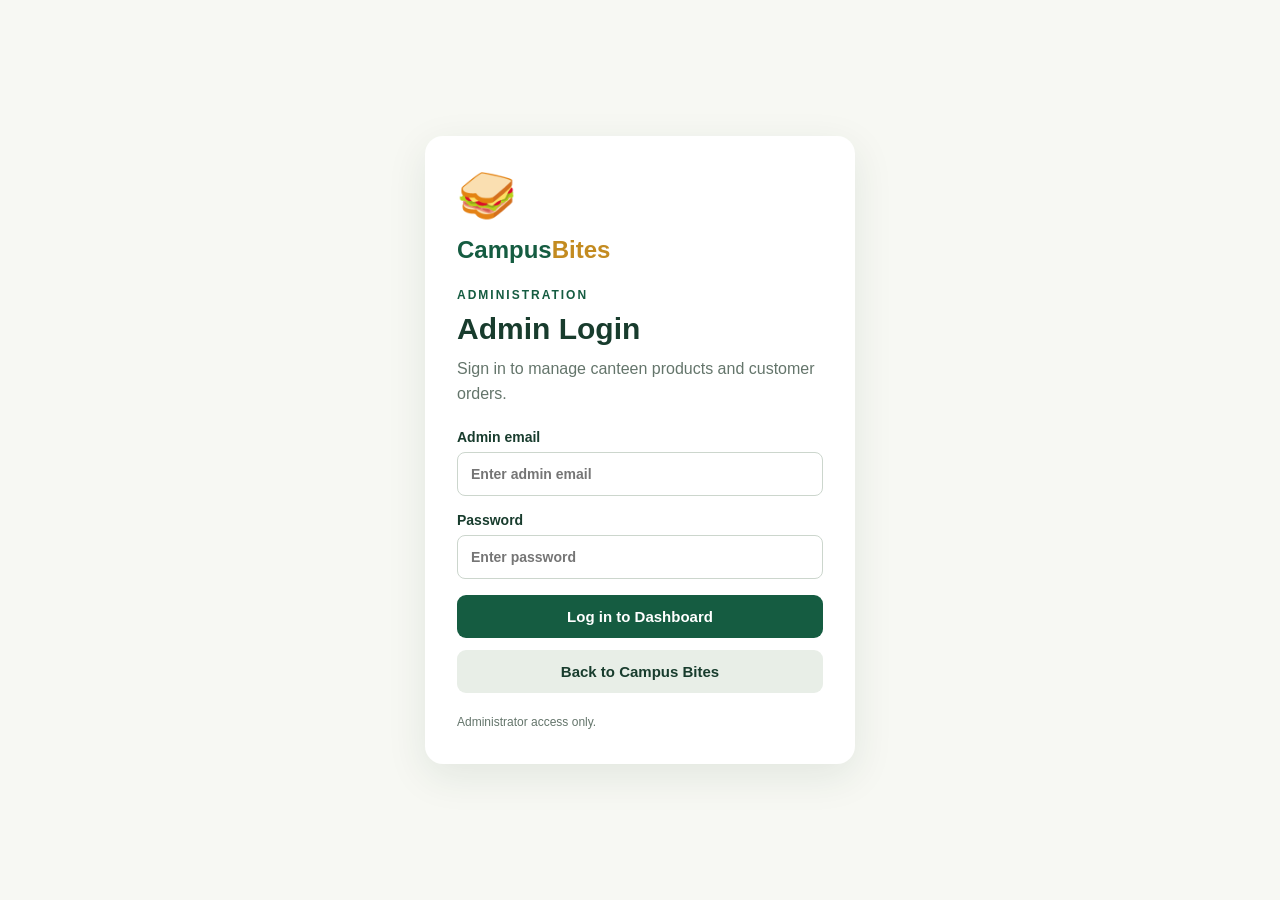
<file: adminlogin.html>
<!DOCTYPE html>
<html lang="en">
<head>
<meta charset="UTF-8">
<meta name="viewport" content="width=device-width, initial-scale=1.0">
<title>Campus Bites | Admin Login</title>

<style>
* {
    box-sizing: border-box;
    margin: 0;
    padding: 0;
}

:root {
    --green: #155c41;
    --light: #e8f1e8;
    --gold: #e7b95c;
    --text: #183c2d;
    --muted: #64756b;
}

body {
    font-family: Arial, sans-serif;
    background: #f7f8f3;
    color: var(--text);
    min-height: 100vh;
    display: flex;
    align-items: center;
    justify-content: center;
    padding: 20px;
}

.login-card {
    width: 100%;
    max-width: 430px;
    background: white;
    padding: 32px;
    border-radius: 18px;
    box-shadow: 0 12px 40px #183c2d18;
}

.logo {
    font-size: 48px;
    margin-bottom: 12px;
}

.brand {
    font-size: 24px;
    font-weight: bold;
    color: var(--green);
}

.brand span {
    color: #c38b20;
}

.eyebrow {
    font-size: 12px;
    letter-spacing: 2px;
    font-weight: bold;
    color: var(--green);
    margin-top: 24px;
}

h1 {
    font-size: 30px;
    margin: 10px 0;
}

p {
    color: var(--muted);
    line-height: 1.6;
    margin-bottom: 22px;
}

form {
    display: grid;
    gap: 16px;
}

label {
    font-size: 14px;
    font-weight: bold;
}

input {
    width: 100%;
    padding: 13px;
    margin-top: 7px;
    border: 1px solid #ccd6cd;
    border-radius: 8px;
    font: inherit;
    color: var(--text);
}

button,
.back-link {
    display: block;
    width: 100%;
    padding: 13px;
    border: 0;
    border-radius: 9px;
    background: var(--green);
    color: white;
    font-weight: bold;
    font-size: 15px;
    text-align: center;
    text-decoration: none;
    cursor: pointer;
}

button:hover {
    background: #0d4932;
}

button:disabled {
    opacity: 0.65;
    cursor: not-allowed;
}

.back-link {
    margin-top: 12px;
    background: #e8eee7;
    color: var(--text);
}

.notice {
    display: none;
    background: #fff0d9;
    color: #694a12;
    padding: 12px;
    border-radius: 8px;
    margin: 0 0 15px;
    line-height: 1.5;
    font-size: 14px;
}

.small {
    font-size: 12px;
    margin-top: 20px;
    margin-bottom: 0;
}

@media (max-width: 480px) {
    .login-card {
        padding: 24px;
    }
}
</style>
</head>

<body>

<main class="login-card">

    <div class="logo">🥪</div>
    <div class="brand">Campus<span>Bites</span></div>

    <div class="eyebrow">ADMINISTRATION</div>
    <h1>Admin Login</h1>

    <p>Sign in to manage canteen products and customer orders.</p>

    <div id="message" class="notice" role="alert"></div>

    <form id="admin-login-form">

        <label for="email">
            Admin email
            <input
                id="email"
                type="email"
                autocomplete="username"
                required
                placeholder="Enter admin email"
            >
        </label>

        <label for="password">
            Password
            <input
                id="password"
                type="password"
                autocomplete="current-password"
                required
                placeholder="Enter password"
            >
        </label>

        <button type="submit" id="loginButton">
            Log in to Dashboard
        </button>

    </form>

    <a class="back-link" href="index.html">
        Back to Campus Bites
    </a>

    <p class="small">
        Administrator access only.
    </p>

</main>

<script>
"use strict";

const form = document.getElementById("admin-login-form");
const message = document.getElementById("message");
const loginButton = document.getElementById("loginButton");

function showMessage(text) {
    message.textContent = text;
    message.style.display = "block";
}

form.addEventListener("submit", async function(event) {

    event.preventDefault();

    message.style.display = "none";

    loginButton.disabled = true;
    loginButton.textContent = "Logging in...";

    const email = document.getElementById("email")
        .value.trim().toLowerCase();

    const password = document.getElementById("password").value;

    try {

        const response = await fetch("auth.php", {
            method: "POST",
            credentials: "same-origin",
            headers: {
                "Content-Type": "application/json"
            },
            body: JSON.stringify({
                action: "login",
                role: "admin",
                email: email,
                password: password
            })
        });

        const result = await response.json();

        if (!response.ok || !result.success) {
            throw new Error(
                result.message || "Invalid email or password."
            );
        }

        if (!result.user || result.user.role !== "admin") {

            await fetch("auth.php", {
                method: "POST",
                credentials: "same-origin",
                headers: {
                    "Content-Type": "application/json"
                },
                body: JSON.stringify({
                    action: "logout"
                })
            });

            throw new Error(
                "This account does not have administrator access."
            );
        }

        window.location.href = "admin%20dashboard.html";

    } catch (error) {

        console.error("Login error:", error);

        showMessage(
            error.message || "Unable to connect to the server."
        );

    } finally {

        loginButton.disabled = false;
        loginButton.textContent = "Log in to Dashboard";

    }

});
</script>

</body>
</html>
</file>
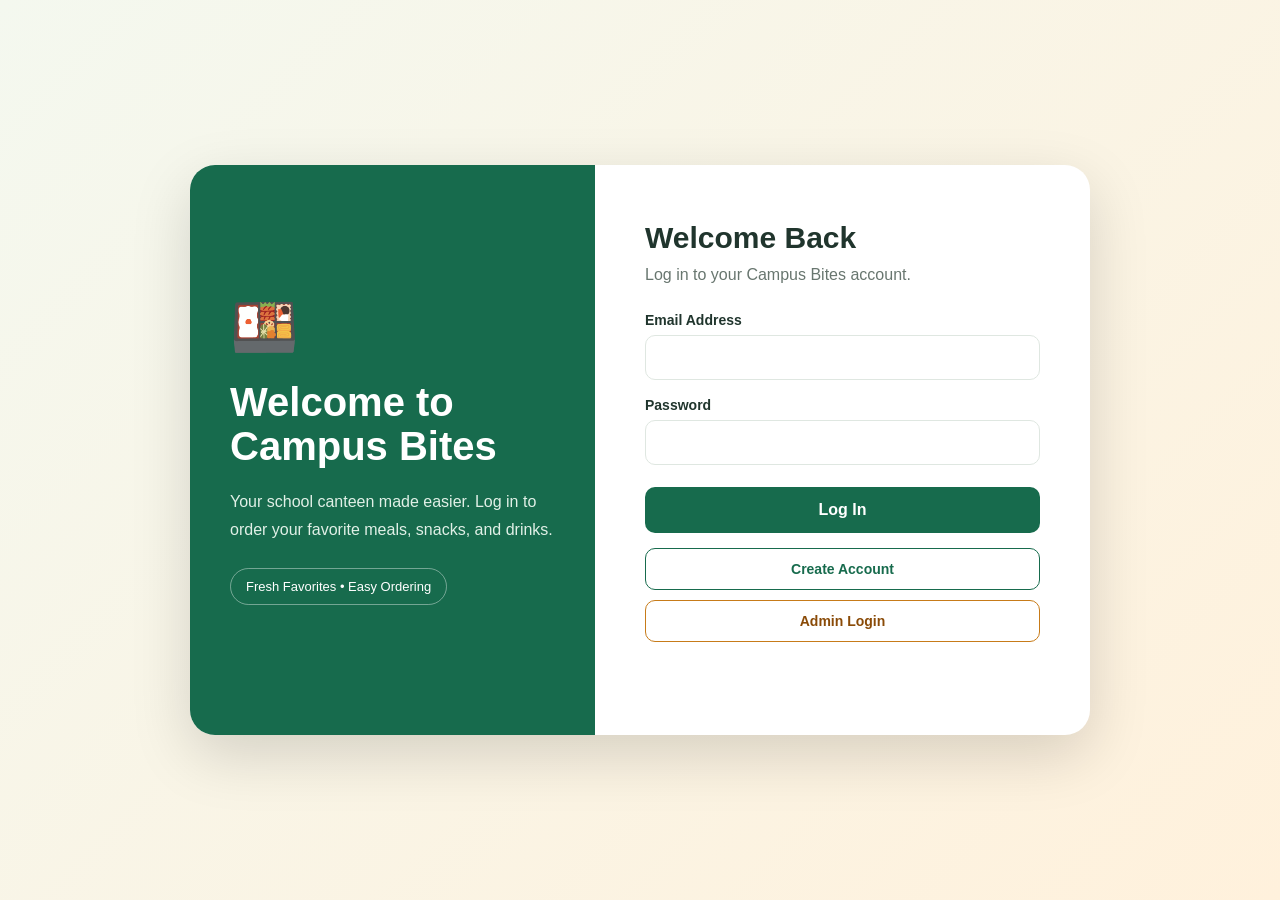
<file: campus-bites-login.html>
<!DOCTYPE html>
<html lang="en">
<head>
    <meta charset="UTF-8">
    <meta name="viewport" content="width=device-width, initial-scale=1.0">
    <title>Campus Bites - Login</title>
    <style>
        * {
            box-sizing: border-box;
            margin: 0;
            padding: 0;
        }
        body {
            font-family: Arial, Helvetica, sans-serif;
            min-height: 100vh;
            display: flex;
            justify-content: center;
            align-items: center;
            background: linear-gradient(135deg, #f4f8ef, #fff1dc);
            color: #20352d;
            padding: 20px;
        }
        .container {
            width: 900px;
            max-width: 100%;
            min-height: 570px;
            display: grid;
            grid-template-columns: 45% 55%;
            background: white;
            border-radius: 25px;
            overflow: hidden;
            box-shadow: 0 20px 60px rgba(0, 0, 0, 0.15);
        }
        .welcome-section {
            background: #176b4d;
            color: white;
            padding: 50px 40px;
            display: flex;
            flex-direction: column;
            justify-content: center;
        }
        .logo {
            font-size: 55px;
            margin-bottom: 20px;
        }
        .welcome-section h1 {
            font-size: 40px;
            line-height: 1.1;
            margin-bottom: 20px;
        }
        .welcome-section p {
            color: #e1f0e7;
            line-height: 1.7;
            font-size: 16px;
        }
        .tag {
            margin-top: 25px;
            display: inline-block;
            width: fit-content;
            padding: 10px 15px;
            border: 1px solid rgba(255,255,255,0.4);
            border-radius: 30px;
            font-size: 13px;
        }
        .form-section {
            padding: 45px 50px;
            display: flex;
            flex-direction: column;
            justify-content: center;
        }
        .form-section h2 {
            font-size: 30px;
            margin-bottom: 8px;
        }
        .description {
            color: #68766f;
            margin-bottom: 25px;
            line-height: 1.5;
        }
        .form-group {
            margin-bottom: 17px;
        }
        label {
            display: block;
            font-size: 14px;
            font-weight: bold;
            margin-bottom: 7px;
        }
        input {
            width: 100%;
            padding: 13px 14px;
            border: 1px solid #dfe7e1;
            border-radius: 10px;
            font-size: 15px;
            outline: none;
            transition: 0.2s;
        }
        input:focus {
            border-color: #176b4d;
            box-shadow: 0 0 0 3px rgba(23, 107, 77, 0.1);
        }
        .login-button {
            width: 100%;
            padding: 14px;
            margin-top: 5px;
            border: none;
            border-radius: 10px;
            background: #176b4d;
            color: white;
            font-size: 16px;
            font-weight: bold;
            cursor: pointer;
            transition: 0.2s;
        }
        .login-button:hover {
            background: #104d38;
        }
        .secondary-buttons {
            margin-top: 15px;
            display: flex;
            flex-direction: column;
            gap: 10px;
        }
        .secondary-button {
            width: 100%;
            padding: 12px;
            border-radius: 10px;
            background: white;
            font-size: 14px;
            font-weight: bold;
            cursor: pointer;
            transition: 0.2s;
        }
        .create-button {
            border: 1px solid #176b4d;
            color: #176b4d;
        }
        .create-button:hover {
            background: #eaf4ed;
        }
        .admin-button {
            border: 1px solid #c77b19;
            color: #8a4b08;
        }
        .admin-button:hover {
            background: #fff3df;
        }
        .hidden {
            display: none !important;
        }
        .form-title {
            margin-bottom: 5px;
        }
        .message {
            min-height: 22px;
            margin-top: 15px;
            font-size: 14px;
            line-height: 1.4;
        }
        .error {
            color: #b42318;
        }
        .success {
            color: #176b4d;
        }
        .account-panel {
            margin-top: 20px;
            padding: 20px;
            border-radius: 14px;
            background: #f5f8f4;
        }
        .account-panel h3 {
            margin-bottom: 8px;
        }
        .account-panel p {
            color: #68766f;
            margin-bottom: 15px;
        }
        .role {
            display: inline-block;
            padding: 5px 10px;
            margin-bottom: 15px;
            border-radius: 20px;
            background: #e6f3e9;
            color: #176b4d;
            font-size: 12px;
            font-weight: bold;
        }
        .admin-tools {
            margin-top: 15px;
            padding: 15px;
            border-radius: 10px;
            background: #fff3df;
        }
        .admin-tools h3 {
            color: #8a4b08;
        }
        .admin-tools p {
            margin: 0;
        }
        .logout-button {
            padding: 10px 15px;
            border: 1px solid #176b4d;
            border-radius: 8px;
            background: white;
            color: #176b4d;
            font-weight: bold;
            cursor: pointer;
        }
        .logout-button:hover {
            background: #eaf4ed;
        }
        .note {
            margin-top: 20px;
            font-size: 12px;
            color: #68766f;
            line-height: 1.5;
        }
        @media (max-width: 700px) {
            .container {
                grid-template-columns: 1fr;
            }
            .welcome-section {
                padding: 35px;
            }
            .welcome-section h1 {
                font-size: 32px;
            }
            .form-section {
                padding: 35px 25px;
            }
        }
    </style>
</head>
<body>
    <main class="container">
        <section class="welcome-section">
            <div class="logo">🍱</div>
            <h1>Welcome to<br>Campus Bites</h1>
            <p>
                Your school canteen made easier.
                Log in to order your favorite
                meals, snacks, and drinks.
            </p>
            <span class="tag">Fresh Favorites • Easy Ordering</span>
        </section>

        <section class="form-section">
            <div id="loginArea">
                <h2>Welcome Back</h2>
                <p class="description">
                    Log in to your Campus Bites account.
                </p>

                <form id="loginForm">
                    <div class="form-group">
                        <label for="loginEmail">Email Address</label>
                        <input type="email" id="loginEmail" required>
                    </div>
                    <div class="form-group">
                        <label for="loginPassword">Password</label>
                        <input type="password" id="loginPassword" required>
                    </div>
                    <button type="submit" class="login-button">Log In</button>
                </form>

                <div class="secondary-buttons">
                    <button type="button" class="secondary-button create-button" id="showRegisterButton">
                        Create Account
                    </button>
                    <button type="button" class="secondary-button admin-button" id="showAdminButton">
                        Admin Login
                    </button>
                </div>

                <p id="loginMessage" class="message"></p>
            </div>

            <div id="registerArea" class="hidden">
                <h2 class="form-title">Create Account</h2>
                <p class="description">Register for your Campus Bites account.</p>

                <form id="registerForm">
                    <div class="form-group">
                        <label for="registerName">Full Name</label>
                        <input type="text" id="registerName" required>
                    </div>
                    <div class="form-group">
                        <label for="registerEmail">Email Address</label>
                        <input type="email" id="registerEmail" required>
                    </div>
                    <div class="form-group">
                        <label for="registerPassword">Password</label>
                        <input type="password" id="registerPassword" required>
                    </div>
                    <div class="form-group">
                        <label for="confirmPassword">Confirm Password</label>
                        <input type="password" id="confirmPassword" required>
                    </div>
                    <button type="submit" class="login-button">Create Account</button>
                </form>

                <div class="secondary-buttons">
                    <button type="button" class="secondary-button create-button" id="backToLoginFromRegister">
                        Back to Login
                    </button>
                </div>
                <p id="registerMessage" class="message"></p>
            </div>

            <div id="adminArea" class="hidden">
                <h2 class="form-title">Admin Login</h2>
                <p class="description">Log in using your administrator credentials.</p>

                <form id="adminForm">
                    <div class="form-group">
                        <label for="adminEmail">Admin Email</label>
                        <input type="email" id="adminEmail" required>
                    </div>
                    <div class="form-group">
                        <label for="adminPassword">Password</label>
                        <input type="password" id="adminPassword" required>
                    </div>
                    <button type="submit" class="login-button">Log In as Admin</button>
                </form>

                <div class="secondary-buttons">
                    <button type="button" class="secondary-button admin-button" id="backToLoginFromAdmin">
                        Back to Login
                    </button>
                </div>
                <p id="adminMessage" class="message"></p>
                <p class="note">
                    Demo Admin Account: Email: admin@campusbites.test Password: admin123
                </p>
            </div>

            <div id="accountArea" class="hidden">
                <h2>Account Dashboard</h2>
                <p class="description">You are now logged in to Campus Bites.</p>

                <div class="account-panel">
                    <h3 id="accountName">Welcome!</h3>
                    <p id="accountEmail"></p>
                    <span id="accountRole" class="role"></span>

                    <div id="adminTools" class="admin-tools hidden">
                        <h3>Admin Tools</h3>
                        <p>You are logged in as the administrator.</p>
                    </div>

                    <button type="button" class="logout-button" id="logoutButton">
                        Log Out
                    </button>
                </div>
            </div>
        </section>
    </main>

    <script>
        const SESSION_KEY = "campusBitesSession";
        const ROLE_KEY = "campusBitesRole";
        const USERS_KEY = "campusBitesUsers";

        const ADMIN_EMAIL = "admin@campusbites.test";
        const ADMIN_PASSWORD = "admin123";

        const loginArea = document.getElementById("loginArea");
        const registerArea = document.getElementById("registerArea");
        const adminArea = document.getElementById("adminArea");
        const accountArea = document.getElementById("accountArea");

        const loginForm = document.getElementById("loginForm");
        const registerForm = document.getElementById("registerForm");
        const adminForm = document.getElementById("adminForm");

        function getUsers() {
            const users = localStorage.getItem(USERS_KEY);
            return users ? JSON.parse(users) : [];
        }

        function saveUsers(users) {
            localStorage.setItem(USERS_KEY, JSON.stringify(users));
        }

        function showMessage(elementId, message, type) {
            const element = document.getElementById(elementId);
            element.textContent = message;
            element.className = "message " + type;
        }

        function clearMessages() {
            ["loginMessage", "registerMessage", "adminMessage"].forEach(function(id) {
                const element = document.getElementById(id);
                if (element) {
                    element.textContent = "";
                    element.className = "message";
                }
            });
        }

        function hideAllAreas() {
            loginArea.classList.add("hidden");
            registerArea.classList.add("hidden");
            adminArea.classList.add("hidden");
            accountArea.classList.add("hidden");
        }

        function showLogin() {
            hideAllAreas();
            loginArea.classList.remove("hidden");
            clearMessages();
        }

        function showRegister() {
            hideAllAreas();
            registerArea.classList.remove("hidden");
            clearMessages();
        }

        function showAdmin() {
            hideAllAreas();
            adminArea.classList.remove("hidden");
            clearMessages();
        }

        function showAccount(user) {
            hideAllAreas();
            accountArea.classList.remove("hidden");

            document.getElementById("accountName").textContent =
                "Welcome, " + user.name + "!";

            document.getElementById("accountEmail").textContent = user.email;

            document.getElementById("accountRole").textContent =
                user.role === "admin" ? "ADMINISTRATOR" : "STUDENT";

            const adminTools = document.getElementById("adminTools");

            if (user.role === "admin") {
                adminTools.classList.remove("hidden");
            } else {
                adminTools.classList.add("hidden");
            }
        }

        document.getElementById("showRegisterButton").addEventListener(
            "click",
            showRegister
        );

        document.getElementById("showAdminButton").addEventListener(
            "click",
            showAdmin
        );

        document.getElementById("backToLoginFromRegister").addEventListener(
            "click",
            showLogin
        );

        document.getElementById("backToLoginFromAdmin").addEventListener(
            "click",
            showLogin
        );

        registerForm.addEventListener("submit", function(event) {
            event.preventDefault();

            const name = document.getElementById("registerName").value.trim();
            const email = document.getElementById("registerEmail").value.trim().toLowerCase();
            const password = document.getElementById("registerPassword").value;
            const confirmPassword = document.getElementById("confirmPassword").value;

            if (password.length < 6) {
                showMessage(
                    "registerMessage",
                    "Password must be at least 6 characters.",
                    "error"
                );
                return;
            }

            if (password !== confirmPassword) {
                showMessage(
                    "registerMessage",
                    "Passwords do not match.",
                    "error"
                );
                return;
            }

            const users = getUsers();

            const existingUser = users.find(function(user) {
                return user.email === email;
            });

            if (existingUser) {
                showMessage(
                    "registerMessage",
                    "An account with this email already exists.",
                    "error"
                );
                return;
            }

            const newUser = {
                name: name,
                email: email,
                password: password,
                role: "student"
            };

            users.push(newUser);
            saveUsers(users);
            registerForm.reset();

            showMessage(
                "registerMessage",
                "Account created successfully! You can now log in.",
                "success"
            );

            setTimeout(function() {
                document.getElementById("loginEmail").value = email;
                showLogin();
            }, 1000);
        });

        loginForm.addEventListener("submit", function(event) {
            event.preventDefault();

            const email = document.getElementById("loginEmail").value.trim().toLowerCase();
            const password = document.getElementById("loginPassword").value;
            const users = getUsers();

            const user = users.find(function(item) {
                return item.email === email && item.password === password;
            });

            if (!user) {
                showMessage(
                    "loginMessage",
                    "Incorrect email or password.",
                    "error"
                );
                return;
            }

            sessionStorage.setItem(SESSION_KEY, user.email);
            sessionStorage.setItem(ROLE_KEY, "student");

            loginForm.reset();
            showAccount(user);
        });

        adminForm.addEventListener("submit", function(event) {
            event.preventDefault();

            const email = document.getElementById("adminEmail").value.trim().toLowerCase();
            const password = document.getElementById("adminPassword").value;

            if (email !== ADMIN_EMAIL || password !== ADMIN_PASSWORD) {
                showMessage(
                    "adminMessage",
                    "Invalid admin email or password.",
                    "error"
                );
                return;
            }

            const adminUser = {
                name: "Campus Bites Admin",
                email: ADMIN_EMAIL,
                role: "admin"
            };

            sessionStorage.setItem(SESSION_KEY, ADMIN_EMAIL);
            sessionStorage.setItem(ROLE_KEY, "admin");

            adminForm.reset();
            showAccount(adminUser);
        });

        document.getElementById("logoutButton").addEventListener(
            "click",
            function() {
                sessionStorage.removeItem(SESSION_KEY);
                sessionStorage.removeItem(ROLE_KEY);

                showLogin();

                showMessage(
                    "loginMessage",
                    "You have been logged out.",
                    "success"
                );
            }
        );

        function restoreSession() {
            const email = sessionStorage.getItem(SESSION_KEY);
            const role = sessionStorage.getItem(ROLE_KEY);

            if (!email) {
                showLogin();
                return;
            }

            if (email === ADMIN_EMAIL && role === "admin") {
                showAccount({
                    name: "Campus Bites Admin",
                    email: ADMIN_EMAIL,
                    role: "admin"
                });
                return;
            }

            const users = getUsers();

            const user = users.find(function(item) {
                return item.email === email;
            });

            if (user) {
                showAccount(user);
            } else {
                sessionStorage.removeItem(SESSION_KEY);
                sessionStorage.removeItem(ROLE_KEY);
                showLogin();
            }
        }

        restoreSession();
    </script>
</body>
</html>
</file>
